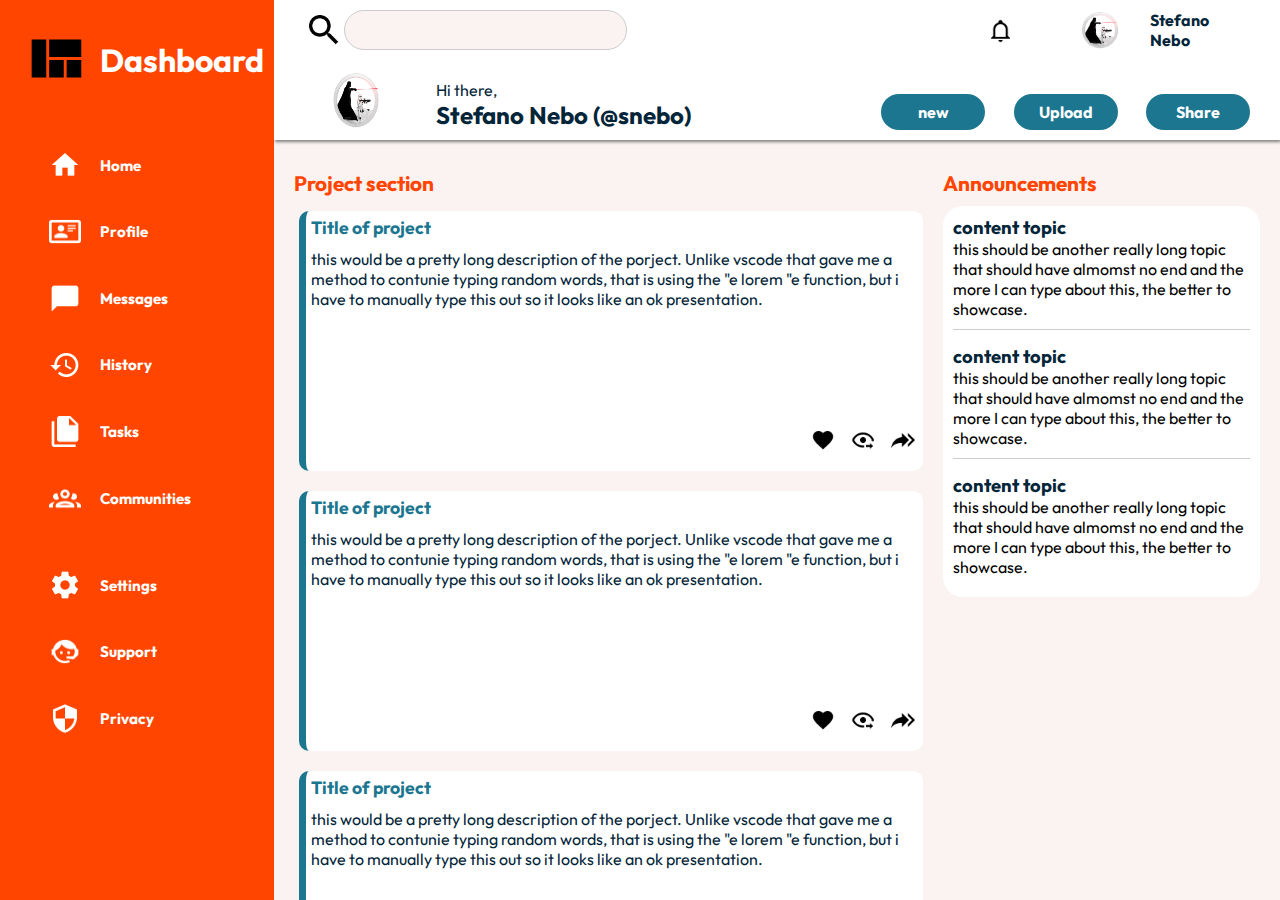
<file: index.html>
<!DOCTYPE html>
<html lang="en">
<head>
  <meta charset="UTF-8">
  <meta name="viewport" content="width=device-width, initial-scale=1.0">
  <link rel="stylesheet" href="./styles/layout_and_header_styles.css">
  <link rel="stylesheet" href="./styles/side_bar.css">
  <link rel="stylesheet" href="./styles/main_section_styles.css">
  
  <link rel="preconnect" href="https://fonts.googleapis.com">
  <link rel="preconnect" href="https://fonts.gstatic.com" crossorigin>
  <link href="https://fonts.googleapis.com/css2?family=Outfit:wght@100..900&display=swap" rel="stylesheet">
  <title>Snebo Dashboard</title>
</head>
<body>
  <div class="dash_container">
    <div class="header">
      <div class="top">
        <div class="search">
          <img src="./assets/icons/magnify.png" alt="search" height="40px" class="search_btn">
          <input type="text">
        </div>
        <div class="user_info icons">
          <img src="./assets/icons/bell-outline.png" alt="alt" width="25px" class="notification">
          <img src="./assets/profile_images/profile.png" alt="user_icon" class="user_icon" width="40px">
          <p class="user_name">Stefano Nebo</p>
        </div>
      </div>
      <div class="bottom">
        <img src="./assets/profile_images/profile.png" alt="user_img" height="60px" width="60px">
        <div class="user_wlc">
          <p>Hi there,</p>
          <h2 class="user_name bold">Stefano Nebo (@snebo)</h2>
        </div>
        <div class="btns">new</div>
        <div class="btns">Upload</div>
        <div class="btns">Share</div>
      </div>
    </div>
    <div class="main">
      <div class="project-section">
        <h4>Project section</h4>
        <div class="p_container"> 
          <div class="project one">
            <h6>Title of project</h6>
            <p>this would be a pretty long description of the porject. Unlike vscode that gave me a method to
              contunie typing  random words, that is using the &quote lorem &quote function, but i have to manually
              type this out so it looks like an ok presentation.</p>
            <div class="opts">
              <img  class="proj-btn" src="./assets/icons/heart.png" alt="favorite"/>
              <img  class="proj-btn" src="./assets/icons/eye-arrow-right-outline.png" alt="view"/>
              <img  class="proj-btn" src="./assets/icons/share-all.png" alt="share"/>
            </div>
          </div>
          
          <div class="project one">
            <h6>Title of project</h6>
            <p>this would be a pretty long description of the porject. Unlike vscode that gave me a method to
              contunie typing  random words, that is using the &quote lorem &quote function, but i have to manually
              type this out so it looks like an ok presentation.</p>
            <div class="opts">
              <img  class="proj-btn" src="./assets/icons/heart.png" alt="favorite"/>
              <img  class="proj-btn" src="./assets/icons/eye-arrow-right-outline.png" alt="view"/>
              <img  class="proj-btn" src="./assets/icons/share-all.png" alt="share"/>
            </div>
          </div>
          
          <div class="project one">
            <h6>Title of project</h6>
            <p>this would be a pretty long description of the porject. Unlike vscode that gave me a method to
              contunie typing  random words, that is using the &quote lorem &quote function, but i have to manually
              type this out so it looks like an ok presentation.</p>
            <div class="opts">
              <img  class="proj-btn" src="./assets/icons/heart.png" alt="favorite"/>
              <img  class="proj-btn" src="./assets/icons/eye-arrow-right-outline.png" alt="view"/>
              <img  class="proj-btn" src="./assets/icons/share-all.png" alt="share"/>
            </div>
          </div>
          
          <div class="project one">
            <h6>Title of project</h6>
            <p>this would be a pretty long description of the porject. Unlike vscode that gave me a method to
              contunie typing  random words, that is using the &quote lorem &quote function, but i have to manually
              type this out so it looks like an ok presentation.</p>
            <div class="opts">
              <img  class="proj-btn" src="./assets/icons/heart.png" alt="favorite"/>
              <img  class="proj-btn" src="./assets/icons/eye-arrow-right-outline.png" alt="view"/>
              <img  class="proj-btn" src="./assets/icons/share-all.png" alt="share"/>
            </div>
          </div>
          
          <div class="project one">
            <h6>Title of project</h6>
            <p>this would be a pretty long description of the porject. Unlike vscode that gave me a method to
              contunie typing  random words, that is using the &quote lorem &quote function, but i have to manually
              type this out so it looks like an ok presentation.</p>
            <div class="opts">
              <img  class="proj-btn" src="./assets/icons/heart.png" alt="favorite"/>
              <img  class="proj-btn" src="./assets/icons/eye-arrow-right-outline.png" alt="view"/>
              <img  class="proj-btn" src="./assets/icons/share-all.png" alt="share"/>
            </div>
          </div>
          
          <div class="project one">
            <h6>Title of project</h6>
            <p>this would be a pretty long description of the porject. Unlike vscode that gave me a method to
              contunie typing  random words, that is using the &quote lorem &quote function, but i have to manually
              type this out so it looks like an ok presentation.</p>
            <div class="opts">
              <img  class="proj-btn" src="./assets/icons/heart.png" alt="favorite"/>
              <img  class="proj-btn" src="./assets/icons/eye-arrow-right-outline.png" alt="view"/>
              <img  class="proj-btn" src="./assets/icons/share-all.png" alt="share"/>
            </div>
          </div>
        </div>
      </div>
      <div class="announcement-section">
        <h4>Announcements</h4>
        <div class="announcement-container">
          <div class="announcement">
            <h4>content topic</h4>
            <p>this should be another really long topic that should have almomst no end
              and the more I can type about this, the better to showcase.</p>
          </div>
          <div class="announcement">
            <h4>content topic</h4>
            <p>this should be another really long topic that should have almomst no end
              and the more I can type about this, the better to showcase.</p>
          </div>
          <div class="announcement">
            <h4>content topic</h4>
            <p>this should be another really long topic that should have almomst no end
              and the more I can type about this, the better to showcase.</p>
          </div>
        </div>
      </div>
      <div class="trending-section">
        <h4>Trending</h4>
        <div class="trend-container">
          <div class="trend">
            <img src="./assets/profile_images/dummy_profile_1.png" alt="#">
            <div>
              <p id="username">@example</p>
              <p id="slogan">some exciting content checking the gap</p>
            </div>
          </div>
          <div class="trend">
            <img src="./assets/profile_images/dummy_profile_2.jpg" alt="#">
            <div>
              <p id="username">@example</p>
              <p id="slogan">some exciting content</p>
            </div>
          </div>
          <div class="trend">
            <img src="./assets/profile_images/dummy_profile_3.jpeg" alt="#">
            <div>
              <p id="username">@example</p>
              <p id="slogan">some exciting content</p>
            </div>
          </div>
          <div class="trend">
            <img src="./assets/profile_images/dummy_profile_4.jpg" alt="#">
            <div>
              <p id="username">@example</p>
              <p id="slogan">some exciting content</p>
            </div>
          </div>
        </div>
      </div>
    </div>
    <div class="side_content">
      <div class="page_title">
        <img src="./assets/icons/view-quilt.svg" alt="#">
        <h1>Dashboard</h1>
      </div>
      <ul class="navigation">
        <li>
          <img src="./assets/icons/home.png" alt="home">
          <h4><a href="#">Home</a></h4>
        </li>
        <li>
          <img src="./assets/icons/card-account-details-outline.png" alt="profile">
          <h4><a href="#">Profile</a></h4>
        </li>
        <li>
          <img src="./assets/icons/message.png" alt="messages">
          <h4><a href="#">Messages</a></h4>
        </li>
        <li>
          <img src="./assets/icons/history.png" alt="history">
          <h4><a href="#">History</a></h4>
        </li>
        <li>
          <img src="./assets/icons/file-multiple.png" alt="tasks">
          <h4><a href="#">Tasks</a></h4>
        </li>
        <li>
          <img src="./assets/icons/account-group-outline.png" alt="groups">
          <h4><a href="#">Communities</a></h4>
        </li>
      </ul>
      <ul class="user_nav">
        <li>
          <img src="./assets/icons/cog.png" alt="settings">
          <h4><a href="#">Settings</a></h4>
        </li>
        <li>
          <img src="./assets/icons/face-agent.png" alt="support">
          <h4><a href="#">Support</a></h4>
        </li>
        <li>
          <img src="./assets/icons/security.png" alt="privacy">
          <h4><a href="#">Privacy</a></h4>
        </li>
      </ul>
    </div>
  </div>
</body>
</html>
</file>
<file: styles/layout_and_header_styles.css>
:root{
  /* --primary_color: rgb(69, 124, 103); */
  --primary_color: #FF4500;
  /* --background_color: #50cc2a; */
  /* --background_color: #aa1515; */
  --background_color: #1C768F;
  --asscent_color: rgb(25, 156, 13);
  /* --btn_color: #04dd45; */
  --btn_color: #1C768F;
  --font_color: #032539;
  --empty_space: #FBF3F2;
}

*{
  font-family: "Outfit", sans-serif;
  color: var(--font_color);
  margin: 0;
  padding: 0;
}
body{width: 100vw; height: 100vh;}

.dash_container{
  display: grid;
  grid-template-columns: 1fr 4.5fr;
  grid-template-rows: 1fr 5fr;
  row-gap:10px;
  width: 100%;
  height: 100%;
  background-color: var(--empty_space);
  overflow-x: hidden;
}
.header{
  grid-area: 1/2 / 2/2;
  background-color: white;
  box-shadow: 1px 2px 3px grey;
}
.side_content{
  grid-area: 1/1 / -1/2;
  background-color:var(--primary_color);
}
.main{
  grid-area: 2/2 / -1/-1;
}

.header{
  display: grid;
  grid-template-columns: 1fr;
  grid-template-rows: 1.5fr  2fr;
}
.top{
  padding:10px 30px;
  
  grid-row: 1/2;

  display: grid;
  grid-template-columns: 4fr 4fr 2.5fr;
}
.bottom{
  grid-row: 2/-1;
  padding:10px 30px;

  display: grid;
  grid-template-columns: minmax(100px, 1fr) 4fr repeat(3, 1fr) ;
  align-items:end;
  gap: 3%;
}
.bottom img{
  justify-self:center;
  width: 50px;
}

.top > .search{
  grid-column: 1/2;
  display: grid;
  grid-template-columns: 1fr 7fr;
}
.search_btn{
  align-self: center;
  justify-self: center;
  height: 100;
}

input{
  background-color: var(--empty_space);
  border: 1px solid #ccc;
  border-radius: 20px;
}
.user_info.icons{
  grid-column: 3/-1;
  display: grid;
  grid-template-columns: repeat(3, minmax(100px, 1fr));
  justify-items: center;
  align-items: center;
  font-weight: bold;
}
.user_wlc{
  justify-self: left;
}
.btns{
  height: 60%;
  display: flex;
  justify-content: center;
  align-items: center;
  border-radius: 20px;
  background-color: var(--btn_color);
  color: white;
  font-weight: bold;
  cursor: pointer;
}
h4{
  font-size: 1.15em;
  color: var(--primary_color)
}
</file>
<file: styles/side_bar.css>
li img, .page_title img{
  width:50px;
  height: 50px;
  margin: 10px;
}
li > h4{
  font-size: 0.95em;
}
.page_title img{
  width: 70px;
  height: 70px;
  filter: blur(0.5px);
  /* filter:invert() */
}
li>img{
  object-fit: contain;
  filter: invert(1);
  height: 45%;
}
ul{
  list-style-type: none;
}
a{text-decoration: none;
  color: white;
}
h1{
  color: white;
}

.side_content{
  display: grid;
  grid-template-rows: 100px 400px 200px;
  row-gap:20px;
  padding: 10px;
}
.page_title{
  grid-row: 1/2;
  display: grid;
  grid-template-columns: 1fr 4fr;
  align-items: center;
}
.navigation{grid-row: 2/3}
.user_nav{grid-row: 3/4}
.navigation, .user_nav{
  display:grid;
  grid-template-rows: repeat(6, minmax(50px, 100px));
  padding-left: 20px;
}
.user_nav{grid-template-rows: repeat(3, minmax(50px, 100px));}
.user_nav > li, .navigation > li{
  display: grid;
  grid-template-columns: 1fr 4fr;
  align-items: center;
}
</file>
<file: styles/main_section_styles.css>
.main{
  display: grid;
  grid-template-columns:  2fr 1fr;
  grid-template-rows: repeat(2, 1fr);
  gap: 15px;
  padding: 20px;
  background-color: var(--empty_space);
}
.project-section{
  grid-area: 1/1 / -1/2;
 
}
.project-section h4,
.announcement-section>h4,
.trending-section h4{
  margin-bottom: 10px;
  font-size: 1.3em;
}

.announcement-section{
  grid-area: 1/2 / 2/3;
}
.trending-section{
  grid-area: 2/2 / -1/3;
}
.project-section .p_container{
  display: grid;
  grid-template-columns: repeat(auto-fit, minmax(350px, 1fr));
  gap: 20px;
  padding: 5px;
}
.project{
  border-left: 7px solid var(--background_color);
  display: grid;
  grid-template-rows: 1fr 7fr 2fr;
  gap: 10px;
  background-color: white;
  border-radius: 10px;
  padding: 5px;
}

.project h6{
  font-size: 1.1em;
  align-self: end;
  color: var(--background_color)
}
.project p{
  color: var(--font_color)
}
.project .opts{
  justify-self: right;
  align-self: center;
  display:grid;
  grid-template-columns: repeat(3, 1fr);
  column-gap: 10px;
}
.proj-btn{
  object-fit: contain;
  height: 80%;
  cursor: pointer;
}
.proj-btn{
  width: 30px;
  border-radius: 5px;
}
.announcement-container{
  background-color: white;
  border-radius: 20px;
  display: grid;
  grid-template-rows: repeat(auto-fill, minmax(80px, 1fr));
  padding: 10px;
}
.announcement h4{color: var(--asccent_color)}
.announcement p{
  padding-bottom: 10px;
  border-bottom: 1px solid #ccc;
  margin-bottom: 15px;
  color: black;
}
.announcement:last-child p{
  border:none; margin-bottom: 0
}
.trend-container{
  display: grid;
  grid-auto-rows: repeat(auto-fill, minmax(150px, 1fr));
  border-radius: 15px;
  background-color: white;
  padding: 10px; 
  gap: 8px
}
.trend{
  display:grid;
  border-radius: 10px;
  padding: 4px;
  grid-template-columns: 50px auto;
  column-gap: 15px;
  align-items: center;
}
.trend img{
  width: 50px;
  height: 50px;
  border: 1px solid yellow;
  border-radius: 25px;
}
.trend div{
  justify-self: left;
}
#username{
  font-weight: bold;
  color: #FFAA33 
}
#slogan{color: #ccc; color: black;}
</file>
